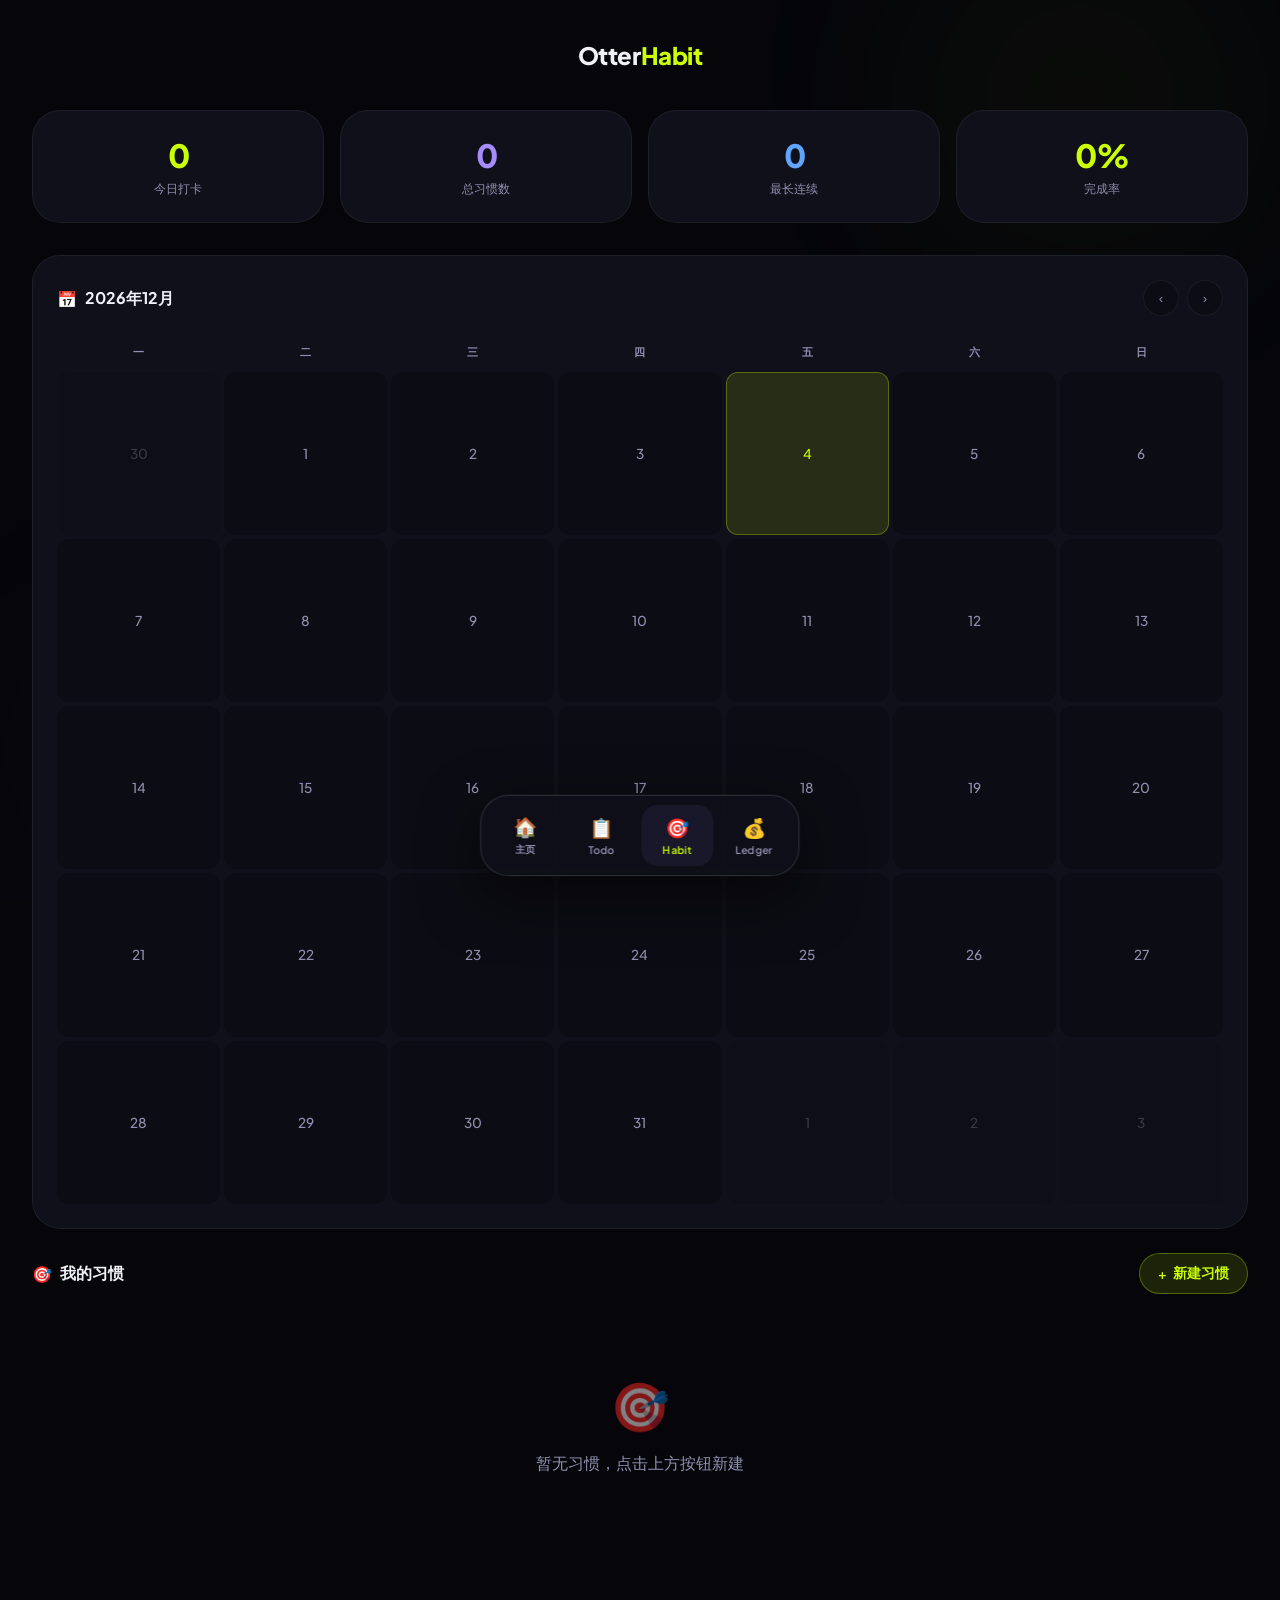
<file: app-habits.html>
<!DOCTYPE html>
<html lang="zh-CN">
<head>
  <meta charset="UTF-8">
  <meta name="viewport" content="width=device-width, initial-scale=1.0">
  <title>OtterHabit</title>
  <link rel="icon" href="data:image/svg+xml,<svg xmlns='http://www.w3.org/2000/svg' viewBox='0 0 100 100'><text y='.9em' font-size='90'>🦦</text></svg>">
  <link rel="preconnect" href="https://fonts.googleapis.com">
  <link rel="preconnect" href="https://fonts.gstatic.com" crossorigin>
  <link href="https://fonts.googleapis.com/css2?family=Plus+Jakarta+Sans:wght@300;400;500;600;700;800&display=swap" rel="stylesheet">
  <style>
    *, *::before, *::after { margin: 0; padding: 0; box-sizing: border-box; }

    :root {
      --bg-base: #05050A;
      --bg-surface: #0C0C14;
      --bg-card: #10101A;
      --bg-card-hover: #14141F;
      --bg-elevated: #18182A;
      --border: rgba(255,255,255,0.06);
      --border-strong: rgba(255,255,255,0.12);
      --border-accent: rgba(202,255,4,0.3);
      --accent-lime: #CAFF04;
      --accent-lime-dim: rgba(202,255,4,0.12);
      --accent-lime-glow: rgba(202,255,4,0.06);
      --accent-purple: #A78BFA;
      --accent-purple-dim: rgba(167,139,250,0.12);
      --accent-blue: #60A5FA;
      --text: #F0F0F8;
      --text-secondary: #9090B0;
      --text-tertiary: #5050708;
      --shadow-sm: 0 2px 8px rgba(0,0,0,0.4);
      --shadow-md: 0 8px 24px rgba(0,0,0,0.5);
      --shadow-lg: 0 20px 60px rgba(0,0,0,0.6);
      --radius-sm: 12px;
      --radius-md: 16px;
      --radius-lg: 20px;
      --radius-xl: 28px;
      --font: 'Plus Jakarta Sans', system-ui, sans-serif;
      --transition: all 0.25s cubic-bezier(0.4,0,0.2,1);
    }

    html { font-size: 16px; }
    body {
      font-family: var(--font);
      background: var(--bg-base);
      color: var(--text);
      min-height: 100vh;
      overflow-x: hidden;
    }

    /* ── Ambient background ── */
    .bg-ambient {
      position: fixed;
      inset: 0;
      pointer-events: none;
      z-index: 0;
      overflow: hidden;
    }
    .bg-orb {
      position: absolute;
      border-radius: 50%;
      filter: blur(100px);
      opacity: 0.4;
    }
    .bg-orb--lime {
      width: 600px; height: 600px;
      background: radial-gradient(circle, rgba(202,255,4,0.12) 0%, transparent 70%);
      top: -200px; right: -100px;
      animation: float 12s ease-in-out infinite;
    }
    .bg-orb--purple {
      width: 500px; height: 500px;
      background: radial-gradient(circle, rgba(167,139,250,0.1) 0%, transparent 70%);
      bottom: -100px; left: -100px;
      animation: float 16s ease-in-out infinite reverse;
    }
    @keyframes float {
      0%, 100% { transform: translate(0, 0) scale(1); }
      33% { transform: translate(30px, -30px) scale(1.05); }
      66% { transform: translate(-20px, 20px) scale(0.95); }
    }

    /* ── Layout ── */
    .layout {
      position: relative;
      z-index: 1;
      max-width: 1400px;
      margin: 0 auto;
      padding: 40px 32px 120px;
    }

    /* ── Logo ── */
    .logo-section {
      text-align: center;
      margin-bottom: 40px;
    }
    .logo-text {
      font-size: 1.5rem;
      font-weight: 800;
      color: var(--text);
      letter-spacing: -0.02em;
      text-decoration: none;
    }
    .logo-text span { color: var(--accent-lime); }

    /* ── Stats row ── */
    .stats-row {
      display: grid;
      grid-template-columns: repeat(4, 1fr);
      gap: 16px;
      margin-bottom: 32px;
    }
    .stat-card {
      background: var(--bg-card);
      border: 1px solid var(--border);
      border-radius: var(--radius-xl);
      padding: 24px;
      text-align: center;
    }
    .stat-card__value {
      font-size: 2rem;
      font-weight: 800;
      letter-spacing: -0.04em;
      margin-bottom: 6px;
    }
    .stat-card--lime .stat-card__value { color: var(--accent-lime); }
    .stat-card--purple .stat-card__value { color: var(--accent-purple); }
    .stat-card--blue .stat-card__value { color: var(--accent-blue); }
    .stat-card__label {
      font-size: 0.75rem;
      color: var(--text-secondary);
      font-weight: 500;
    }

    /* ── Calendar ── */
    .calendar-wrap {
      background: var(--bg-card);
      border: 1px solid var(--border);
      border-radius: var(--radius-xl);
      padding: 24px;
      margin-bottom: 24px;
    }
    .calendar-header {
      display: flex;
      align-items: center;
      justify-content: space-between;
      margin-bottom: 20px;
    }
    .calendar-title {
      font-size: 1rem;
      font-weight: 700;
      display: flex;
      align-items: center;
      gap: 8px;
    }
    .calendar-nav {
      display: flex;
      gap: 8px;
    }
    .calendar-nav__btn {
      width: 36px;
      height: 36px;
      border-radius: 50%;
      border: 1px solid var(--border);
      background: var(--bg-surface);
      color: var(--text-secondary);
      cursor: pointer;
      display: flex;
      align-items: center;
      justify-content: center;
      transition: var(--transition);
    }
    .calendar-nav__btn:hover { border-color: var(--border-strong); color: var(--text); }
    .calendar-grid {
      display: grid;
      grid-template-columns: repeat(7, 1fr);
      gap: 4px;
    }
    .calendar-day-label {
      text-align: center;
      font-size: 0.7rem;
      font-weight: 600;
      color: var(--text-secondary);
      padding: 8px 0;
    }
    .calendar-day {
      aspect-ratio: 1;
      border-radius: var(--radius-sm);
      display: flex;
      align-items: center;
      justify-content: center;
      font-size: 0.85rem;
      font-weight: 500;
      cursor: pointer;
      transition: var(--transition);
      background: var(--bg-surface);
      color: var(--text-secondary);
      border: 1px solid transparent;
    }
    .calendar-day:hover { border-color: var(--border-strong); }
    .calendar-day.today {
      background: var(--accent-lime-dim);
      color: var(--accent-lime);
      border-color: var(--border-accent);
    }
    .calendar-day.checked {
      background: var(--accent-lime);
      color: #05050A;
    }
    .calendar-day.other-month { opacity: 0.3; }

    /* ── Habits grid ── */
    .habits-header {
      display: flex;
      align-items: center;
      justify-content: space-between;
      margin-bottom: 20px;
    }
    .habits-title {
      font-size: 1rem;
      font-weight: 700;
      display: flex;
      align-items: center;
      gap: 8px;
    }
    .btn {
      padding: 10px 18px;
      border-radius: 50px;
      border: 1px solid var(--border);
      background: var(--bg-surface);
      color: var(--text-secondary);
      font-family: var(--font);
      font-size: 0.85rem;
      font-weight: 600;
      cursor: pointer;
      transition: var(--transition);
      display: flex;
      align-items: center;
      gap: 6px;
    }
    .btn:hover { border-color: var(--border-strong); color: var(--text); }
    .btn--primary {
      background: var(--accent-lime-dim);
      border-color: var(--border-accent);
      color: var(--accent-lime);
    }
    .btn--primary:hover { background: var(--accent-lime); color: #05050A; }

    .habits-grid {
      display: grid;
      grid-template-columns: repeat(auto-fill, minmax(280px, 1fr));
      gap: 16px;
    }
    .habit-card {
      background: var(--bg-card);
      border: 1px solid var(--border);
      border-radius: var(--radius-xl);
      padding: 24px;
      transition: var(--transition);
      cursor: pointer;
    }
    .habit-card:hover { border-color: var(--border-strong); transform: translateY(-2px); }
    .habit-card.checked { border-color: var(--border-accent); }
    .habit-card__header {
      display: flex;
      align-items: center;
      gap: 12px;
      margin-bottom: 16px;
    }
    .habit-card__icon {
      width: 48px;
      height: 48px;
      border-radius: var(--radius-md);
      background: var(--bg-elevated);
      display: flex;
      align-items: center;
      justify-content: center;
      font-size: 1.5rem;
    }
    .habit-card.checked .habit-card__icon { background: var(--accent-lime-dim); }
    .habit-card__name {
      font-size: 1rem;
      font-weight: 700;
    }
    .habit-card__streak {
      font-size: 0.75rem;
      color: var(--text-secondary);
      margin-top: 4px;
    }
    .habit-card__check {
      margin-left: auto;
      width: 32px;
      height: 32px;
      border-radius: 50%;
      border: 2px solid var(--border-strong);
      background: transparent;
      display: flex;
      align-items: center;
      justify-content: center;
      transition: var(--transition);
    }
    .habit-card.checked .habit-card__check {
      background: var(--accent-lime);
      border-color: var(--accent-lime);
    }
    .habit-card__check-icon { font-size: 0.9rem; color: #05050A; opacity: 0; }
    .habit-card.checked .habit-card__check-icon { opacity: 1; }
    .habit-card__progress {
      height: 4px;
      background: rgba(255,255,255,0.06);
      border-radius: 4px;
      overflow: hidden;
    }
    .habit-card__bar {
      height: 100%;
      background: var(--accent-lime);
      border-radius: 4px;
      transition: width 0.5s;
    }
    .habit-card__actions {
      display: flex;
      gap: 8px;
      margin-top: 16px;
    }
    .habit-card__btn {
      flex: 1;
      padding: 8px;
      border-radius: var(--radius-sm);
      border: 1px solid var(--border);
      background: var(--bg-surface);
      color: var(--text-secondary);
      font-size: 0.75rem;
      font-weight: 600;
      cursor: pointer;
      transition: var(--transition);
    }
    .habit-card__btn:hover { border-color: var(--border-strong); color: var(--text); }
    .habit-card__btn--check {
      background: var(--accent-lime-dim);
      border-color: var(--border-accent);
      color: var(--accent-lime);
    }
    .habit-card__btn--check:hover { background: var(--accent-lime); color: #05050A; }

    /* ── Modal ── */
    .modal-overlay {
      position: fixed;
      inset: 0;
      background: rgba(0,0,0,0.7);
      backdrop-filter: blur(8px);
      z-index: 300;
      display: none;
      align-items: center;
      justify-content: center;
      padding: 24px;
    }
    .modal-overlay.open { display: flex; }
    .modal {
      background: var(--bg-card);
      border: 1px solid var(--border-strong);
      border-radius: var(--radius-xl);
      padding: 32px;
      width: 100%;
      max-width: 480px;
      box-shadow: var(--shadow-lg);
    }
    .modal-header {
      display: flex;
      align-items: center;
      justify-content: space-between;
      margin-bottom: 24px;
    }
    .modal-title { font-size: 1.1rem; font-weight: 700; }
    .modal-close {
      width: 32px;
      height: 32px;
      border-radius: 50%;
      border: 1px solid var(--border);
      background: var(--bg-surface);
      color: var(--text-secondary);
      cursor: pointer;
      display: flex;
      align-items: center;
      justify-content: center;
      transition: var(--transition);
    }
    .modal-close:hover { border-color: var(--border-strong); color: var(--text); }
    .form-group { margin-bottom: 20px; }
    .form-label {
      display: block;
      font-size: 0.8rem;
      font-weight: 600;
      color: var(--text-secondary);
      margin-bottom: 8px;
    }
    .form-input {
      width: 100%;
      padding: 14px 16px;
      border-radius: var(--radius-md);
      border: 1px solid var(--border);
      background: var(--bg-surface);
      color: var(--text);
      font-family: var(--font);
      font-size: 0.9rem;
      transition: var(--transition);
    }
    .form-input:focus {
      outline: none;
      border-color: var(--accent-lime);
      box-shadow: 0 0 0 3px var(--accent-lime-glow);
    }
    .emoji-picker {
      display: flex;
      gap: 8px;
      flex-wrap: wrap;
    }
    .emoji-btn {
      width: 44px;
      height: 44px;
      border-radius: var(--radius-sm);
      border: 1px solid var(--border);
      background: var(--bg-surface);
      font-size: 1.3rem;
      cursor: pointer;
      transition: var(--transition);
    }
    .emoji-btn:hover { border-color: var(--border-strong); }
    .emoji-btn.active { border-color: var(--accent-lime); background: var(--accent-lime-dim); }
    .modal-actions {
      display: flex;
      gap: 12px;
      margin-top: 8px;
    }
    .modal-actions .btn { flex: 1; justify-content: center; }

    /* ── Bottom nav ── */
    .bottom-nav {
      position: fixed;
      bottom: 24px;
      left: 50%;
      transform: translateX(-50%);
      display: flex;
      align-items: center;
      gap: 4px;
      background: rgba(16,16,26,0.92);
      backdrop-filter: blur(24px);
      border: 1px solid var(--border-strong);
      border-radius: var(--radius-xl);
      padding: 8px;
      z-index: 200;
      box-shadow: var(--shadow-lg), 0 0 0 1px rgba(255,255,255,0.04);
    }
    .bottom-nav .nav-btn {
      display: flex;
      flex-direction: column;
      align-items: center;
      gap: 3px;
      padding: 10px 18px;
      border-radius: var(--radius-md);
      text-decoration: none;
      transition: var(--transition);
      min-width: 72px;
    }
    .bottom-nav .nav-btn:hover { background: var(--bg-card); }
    .bottom-nav .nav-btn.active { background: var(--bg-elevated); }
    .bottom-nav .nav-icon { font-size: 1.2rem; }
    .bottom-nav .nav-label { font-size: 0.65rem; font-weight: 600; color: var(--text-secondary); letter-spacing: 0.02em; }
    .bottom-nav .nav-btn.active .nav-label { color: var(--accent-lime); }



        /* ── Responsive ── */
    @media (max-width: 900px) {
      .stats-row { grid-template-columns: repeat(2, 1fr); }
    }
    @media (max-width: 640px) {
      .layout { padding: 24px 16px 120px; }
      .bottom-nav { width: calc(100% - 32px); justify-content: space-around; }
      .bottom-nav .nav-btn { min-width: unset; padding: 10px 14px; }
      .bottom-nav .nav-label { display: none; }
      .stats-row { grid-template-columns: 1fr 1fr; }
      .habits-grid { grid-template-columns: 1fr; }
    }
  </style>
</head>
<body>

<!-- Ambient background -->
<div class="bg-ambient">
  <div class="bg-orb bg-orb--lime"></div>
  <div class="bg-orb bg-orb--purple"></div>
</div>

<div class="layout">

  <!-- Logo -->
  <div class="logo-section">
    <a href="index.html" class="logo-text">Otter<span>Habit</span></a>
  </div>

  <!-- Stats -->
  <div class="stats-row">
    <div class="stat-card stat-card--lime">
      <div class="stat-card__value" id="statToday">0</div>
      <div class="stat-card__label">今日打卡</div>
    </div>
    <div class="stat-card stat-card--purple">
      <div class="stat-card__value" id="statTotal">0</div>
      <div class="stat-card__label">总习惯数</div>
    </div>
    <div class="stat-card stat-card--blue">
      <div class="stat-card__value" id="statStreak">0</div>
      <div class="stat-card__label">最长连续</div>
    </div>
    <div class="stat-card stat-card--lime">
      <div class="stat-card__value" id="statRate">0%</div>
      <div class="stat-card__label">完成率</div>
    </div>
  </div>

  <!-- Calendar -->
  <div class="calendar-wrap">
    <div class="calendar-header">
      <div class="calendar-title">
        <span>📅</span>
        <span id="calendarMonth">2026年4月</span>
      </div>
      <div class="calendar-nav">
        <button class="calendar-nav__btn" onclick="prevMonth()">‹</button>
        <button class="calendar-nav__btn" onclick="nextMonth()">›</button>
      </div>
    </div>
    <div class="calendar-grid" id="calendarGrid"></div>
  </div>

  <!-- Habits -->
  <div class="habits-header">
    <div class="habits-title">
      <span>🎯</span>
      <span>我的习惯</span>
    </div>
    <button class="btn btn--primary" onclick="openAdd()">
      <span>+</span> 新建习惯
    </button>
  </div>
  <div class="habits-grid" id="habitsGrid"></div>

</div>

<!-- Bottom Nav -->
<div class="bottom-nav">
  <a href="index.html" class="nav-btn">
    <span class="nav-icon">🏠</span>
    <span class="nav-label">主页</span>
  </a>
  <a href="app-todo.html" class="nav-btn">
    <span class="nav-icon">📋</span>
    <span class="nav-label">Todo</span>
  </a>
  <a href="app-habits.html" class="nav-btn active">
    <span class="nav-icon">🎯</span>
    <span class="nav-label">Habit</span>
  </a>
  <a href="app-ledger.html" class="nav-btn">
    <span class="nav-icon">💰</span>
    <span class="nav-label">Ledger</span>
  </a>
<div class="modal-overlay" id="addModal">
  <div class="modal">
    <div class="modal-header">
      <div class="modal-title">新建习惯
</div>
      <button class="modal-close" onclick="closeAdd()">✕</button>
    </div>
    <div class="form-group">
      <label class="form-label">习惯名称</label>
      <input type="text" class="form-input" id="inputName" placeholder="例如：晨跑、阅读...">
    </div>
    <div class="form-group">
      <label class="form-label">图标</label>
      <div class="emoji-picker" id="emojiPicker"></div>
    </div>
    <div class="modal-actions">
      <button class="btn" onclick="closeAdd()">取消</button>
      <button class="btn btn--primary" onclick="saveHabit()">保存</button>
    </div>
  </div>
</div>

<script>
const STORE_KEY = 'otter-habits';
const EMOJIS = ['🏃','📖','💪','🧘','💧','🛌','🎨','🎵','✍️','🌱','🍳','🧹'];
let habits = [];
let checkins = {};
let viewDate = new Date();
let selectedEmoji = EMOJIS[0];

function load() {
  const data = localStorage.getItem(STORE_KEY);
  if (data) {
    const parsed = JSON.parse(data);
    habits = parsed.habits || [];
    checkins = parsed.checkins || {};
  }
  render();
}

function save() {
  localStorage.setItem(STORE_KEY, JSON.stringify({ habits, checkins }));
}

function getToday() {
  return new Date().toISOString().split('T')[0];
}

function isChecked(habitId, date) {
  return (checkins[date] || []).includes(habitId);
}

function toggleCheck(habitId) {
  const today = getToday();
  if (!checkins[today]) checkins[today] = [];
  const idx = checkins[today].indexOf(habitId);
  if (idx >= 0) checkins[today].splice(idx, 1);
  else checkins[today].push(habitId);
  save();
  render();
}

function getStreak(habitId) {
  let streak = 0;
  let d = new Date();
  for (let i = 0; i < 365; i++) {
    const ds = new Date(d);
    ds.setDate(ds.getDate() - i);
    const dsStr = ds.toISOString().split('T')[0];
    if (isChecked(habitId, dsStr)) streak++;
    else if (i > 0) break;
  }
  return streak;
}

function render() {
  const today = getToday();
  const todayCheckins = checkins[today] || [];

  // Stats
  document.getElementById('statToday').textContent = todayCheckins.length;
  document.getElementById('statTotal').textContent = habits.length;
  let maxStreak = 0;
  habits.forEach(h => { const s = getStreak(h.id); if (s > maxStreak) maxStreak = s; });
  document.getElementById('statStreak').textContent = maxStreak;
  const rate = habits.length ? Math.round(todayCheckins.length / habits.length * 100) : 0;
  document.getElementById('statRate').textContent = rate + '%';

  // Calendar
  renderCalendar();

  // Habits grid
  const grid = document.getElementById('habitsGrid');
  if (habits.length === 0) {
    grid.innerHTML = `
      <div style="grid-column:1/-1;text-align:center;padding:60px;color:var(--text-secondary)">
        <div style="font-size:3rem;margin-bottom:16px;opacity:0.5">🎯</div>
        <div>暂无习惯，点击上方按钮新建</div>
      </div>
    `;
    return;
  }
  grid.innerHTML = habits.map(h => {
    const checked = isChecked(h.id, today);
    const streak = getStreak(h.id);
    return `
      <div class="habit-card ${checked ? 'checked' : ''}">
        <div class="habit-card__header">
          <div class="habit-card__icon">${h.emoji}</div>
          <div>
            <div class="habit-card__name">${escapeHtml(h.name)}</div>
            <div class="habit-card__streak">🔥 连续 ${streak} 天</div>
          </div>
          <div class="habit-card__check">
            <span class="habit-card__check-icon">✓</span>
          </div>
        </div>
        <div class="habit-card__progress">
          <div class="habit-card__bar" style="width:${Math.min(100, streak * 5)}%"></div>
        </div>
        <div class="habit-card__actions">
          <button class="habit-card__btn habit-card__btn--check" onclick="toggleCheck('${h.id}')">
            ${checked ? '取消打卡' : '打卡'}
          </button>
          <button class="habit-card__btn" onclick="deleteHabit('${h.id}')">删除</button>
        </div>
      </div>
    `;
  }).join('');
}

function renderCalendar() {
  const grid = document.getElementById('calendarGrid');
  const year = viewDate.getFullYear();
  const month = viewDate.getMonth();
  document.getElementById('calendarMonth').textContent = `${year}年${month + 1}月`;

  const firstDay = new Date(year, month, 1);
  const lastDay = new Date(year, month + 1, 0);
  const startDayOfWeek = firstDay.getDay() || 7;
  const today = new Date();
  const todayStr = today.toISOString().split('T')[0];

  let html = '';
  ['一','二','三','四','五','六','日'].forEach(d => {
    html += `<div class="calendar-day-label">${d}</div>`;
  });

  // Previous month days
  for (let i = 1; i < startDayOfWeek; i++) {
    const d = new Date(year, month, 1 - (startDayOfWeek - i));
    html += `<div class="calendar-day other-month">${d.getDate()}</div>`;
  }

  // Current month days
  for (let d = 1; d <= lastDay.getDate(); d++) {
    const dateStr = `${year}-${String(month + 1).padStart(2, '0')}-${String(d).padStart(2, '0')}`;
    const dayCheckins = checkins[dateStr] || [];
    const isToday = dateStr === todayStr;
    const classes = ['calendar-day'];
    if (isToday) classes.push('today');
    if (dayCheckins.length > 0) classes.push('checked');
    html += `<div class="${classes.join(' ')}" data-date="${dateStr}">${d}</div>`;
  }

  // Next month days
  const endDayOfWeek = lastDay.getDay() || 7;
  for (let i = endDayOfWeek + 1; i <= 7; i++) {
    const d = new Date(year, month + 1, i - endDayOfWeek);
    html += `<div class="calendar-day other-month">${d.getDate()}</div>`;
  }

  grid.innerHTML = html;
}

function prevMonth() {
  viewDate.setMonth(viewDate.getMonth() - 1);
  render();
}

function nextMonth() {
  viewDate.setMonth(viewDate.getMonth() + 1);
  render();
}

function escapeHtml(s) {
  return s.replace(/&/g,'&amp;').replace(/</g,'&lt;').replace(/>/g,'&gt;');
}

function openAdd() {
  document.getElementById('addModal').classList.add('open');
  document.getElementById('inputName').value = '';
  selectedEmoji = EMOJIS[0];
  renderEmojiPicker();
  document.getElementById('inputName').focus();
}

function closeAdd() {
  document.getElementById('addModal').classList.remove('open');
}

function renderEmojiPicker() {
  document.getElementById('emojiPicker').innerHTML = EMOJIS.map(e =>
    `<button class="emoji-btn ${e === selectedEmoji ? 'active' : ''}" onclick="selectEmoji('${e}')">${e}</button>`
  ).join('');
}

function selectEmoji(e) {
  selectedEmoji = e;
  renderEmojiPicker();
}

function saveHabit() {
  const name = document.getElementById('inputName').value.trim();
  if (!name) return;
  habits.push({
    id: Date.now().toString(36) + Math.random().toString(36).slice(2),
    name,
    emoji: selectedEmoji
  });
  save();
  render();
  closeAdd();
}

function deleteHabit(id) {
  if (!confirm('确定删除该习惯？')) return;
  habits = habits.filter(h => h.id !== id);
  save();
  render();
}

load();
</script>

    <script>
    // Sync ring: listen to core sync events
    (function() {
      function updateRing(cls) {
        const ring = document.getElementById('syncRing');
        if (ring) {
          ring.className = 'user-avatar-ring ' + (cls || '');
        }
      }
      if (typeof OtterHub !== 'undefined') {
        OtterHub.addSyncListener(function(status) {
          if (status === 'syncing') updateRing('syncing');
          else if (status === 'synced') updateRing('synced');
          else if (status === 'error') updateRing('error');
          else updateRing('');
        });
      }
    })();
    </script>



<script>
window.addEventListener('DOMContentLoaded', function() {
  if (typeof OtterHub !== 'undefined') {
    OtterHub.init().catch(function(e) { console.warn('[app] init error', e); });
  }
});
</script>

</body>
</html>
</file>
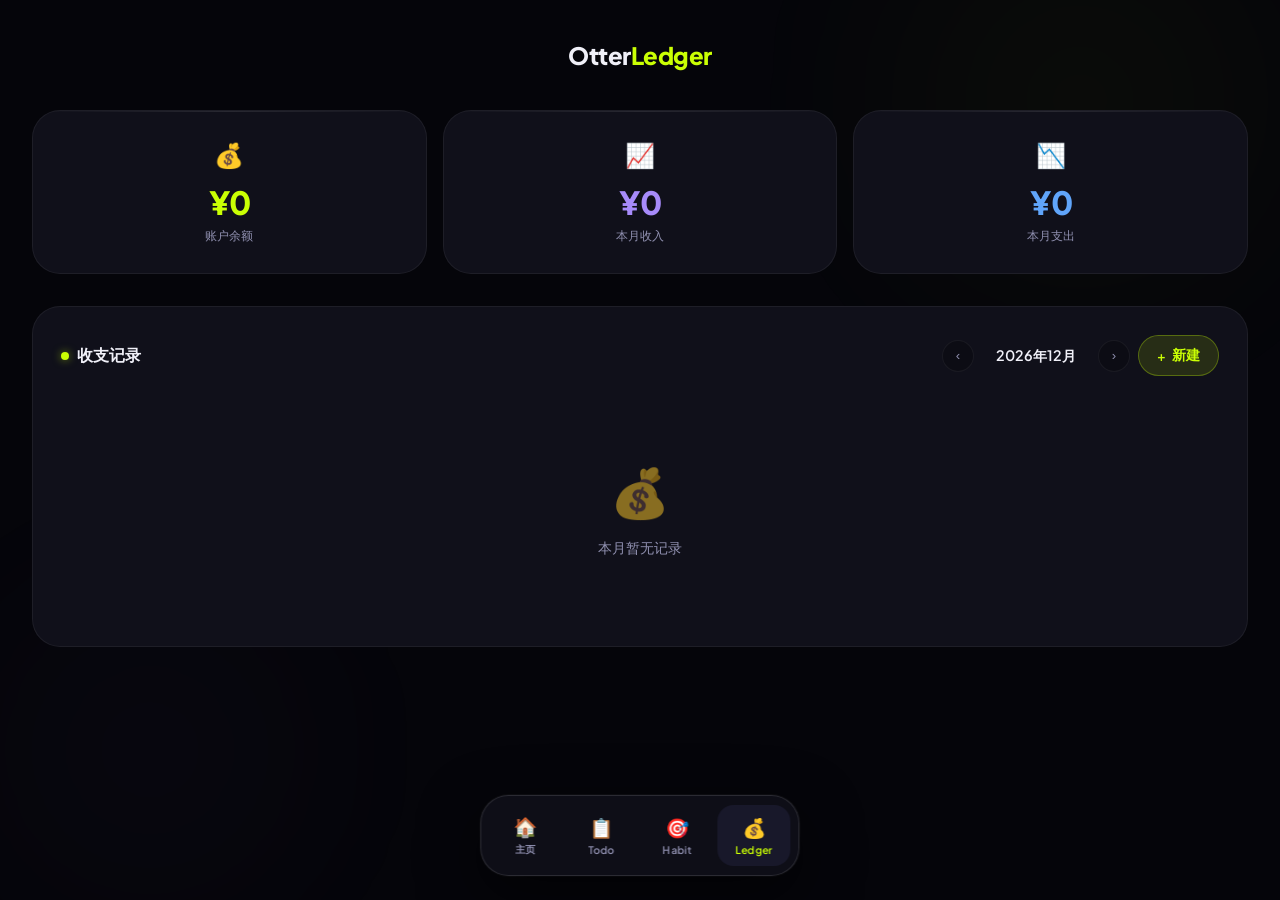
<file: app-ledger.html>
<!DOCTYPE html>
<html lang="zh-CN">
<head>
  <meta charset="UTF-8">
  <meta name="viewport" content="width=device-width, initial-scale=1.0">
  <title>OtterLedger</title>
  <link rel="icon" href="data:image/svg+xml,<svg xmlns='http://www.w3.org/2000/svg' viewBox='0 0 100 100'><text y='.9em' font-size='90'>🦦</text></svg>">
  <link rel="preconnect" href="https://fonts.googleapis.com">
  <link rel="preconnect" href="https://fonts.gstatic.com" crossorigin>
  <link href="https://fonts.googleapis.com/css2?family=Plus+Jakarta+Sans:wght@300;400;500;600;700;800&display=swap" rel="stylesheet">
  <style>
    *, *::before, *::after { margin: 0; padding: 0; box-sizing: border-box; }

    :root {
      --bg-base: #05050A;
      --bg-surface: #0C0C14;
      --bg-card: #10101A;
      --bg-card-hover: #14141F;
      --bg-elevated: #18182A;
      --border: rgba(255,255,255,0.06);
      --border-strong: rgba(255,255,255,0.12);
      --border-accent: rgba(202,255,4,0.3);
      --accent-lime: #CAFF04;
      --accent-lime-dim: rgba(202,255,4,0.12);
      --accent-lime-glow: rgba(202,255,4,0.06);
      --accent-purple: #A78BFA;
      --accent-purple-dim: rgba(167,139,250,0.12);
      --accent-blue: #60A5FA;
      --text: #F0F0F8;
      --text-secondary: #9090B0;
      --text-tertiary: #5050708;
      --shadow-sm: 0 2px 8px rgba(0,0,0,0.4);
      --shadow-md: 0 8px 24px rgba(0,0,0,0.5);
      --shadow-lg: 0 20px 60px rgba(0,0,0,0.6);
      --radius-sm: 12px;
      --radius-md: 16px;
      --radius-lg: 20px;
      --radius-xl: 28px;
      --font: 'Plus Jakarta Sans', system-ui, sans-serif;
      --transition: all 0.25s cubic-bezier(0.4,0,0.2,1);
    }

    html { font-size: 16px; }
    body {
      font-family: var(--font);
      background: var(--bg-base);
      color: var(--text);
      min-height: 100vh;
      overflow-x: hidden;
    }

    /* ── Ambient background ── */
    .bg-ambient {
      position: fixed;
      inset: 0;
      pointer-events: none;
      z-index: 0;
      overflow: hidden;
    }
    .bg-orb {
      position: absolute;
      border-radius: 50%;
      filter: blur(100px);
      opacity: 0.4;
    }
    .bg-orb--lime {
      width: 600px; height: 600px;
      background: radial-gradient(circle, rgba(202,255,4,0.12) 0%, transparent 70%);
      top: -200px; right: -100px;
      animation: float 12s ease-in-out infinite;
    }
    .bg-orb--purple {
      width: 500px; height: 500px;
      background: radial-gradient(circle, rgba(167,139,250,0.1) 0%, transparent 70%);
      bottom: -100px; left: -100px;
      animation: float 16s ease-in-out infinite reverse;
    }
    @keyframes float {
      0%, 100% { transform: translate(0, 0) scale(1); }
      33% { transform: translate(30px, -30px) scale(1.05); }
      66% { transform: translate(-20px, 20px) scale(0.95); }
    }

    /* ── Layout ── */
    .layout {
      position: relative;
      z-index: 1;
      max-width: 1400px;
      margin: 0 auto;
      padding: 40px 32px 120px;
    }

    /* ── Logo ── */
    .logo-section {
      text-align: center;
      margin-bottom: 40px;
    }
    .logo-text {
      font-size: 1.5rem;
      font-weight: 800;
      color: var(--text);
      letter-spacing: -0.02em;
      text-decoration: none;
    }
    .logo-text span { color: var(--accent-lime); }

    /* ── Balance cards ── */
    .balance-row {
      display: grid;
      grid-template-columns: repeat(3, 1fr);
      gap: 16px;
      margin-bottom: 32px;
    }
    .balance-card {
      background: var(--bg-card);
      border: 1px solid var(--border);
      border-radius: var(--radius-xl);
      padding: 28px;
      text-align: center;
      position: relative;
      overflow: hidden;
    }
    .balance-card::before {
      content: '';
      position: absolute;
      top: 0; left: 0; right: 0;
      height: 1px;
      background: linear-gradient(90deg, transparent, rgba(255,255,255,0.1), transparent);
    }
    .balance-card__icon {
      font-size: 1.5rem;
      margin-bottom: 12px;
    }
    .balance-card__value {
      font-size: 2rem;
      font-weight: 800;
      letter-spacing: -0.04em;
      margin-bottom: 6px;
    }
    .balance-card--lime .balance-card__value { color: var(--accent-lime); }
    .balance-card--purple .balance-card__value { color: var(--accent-purple); }
    .balance-card--blue .balance-card__value { color: var(--accent-blue); }
    .balance-card__label {
      font-size: 0.75rem;
      color: var(--text-secondary);
      font-weight: 500;
    }

    /* ── Main card ── */
    .main-card {
      background: var(--bg-card);
      border: 1px solid var(--border);
      border-radius: var(--radius-xl);
      padding: 28px;
    }
    .card-header {
      display: flex;
      align-items: center;
      justify-content: space-between;
      margin-bottom: 24px;
    }
    .card-title {
      font-size: 1rem;
      font-weight: 700;
      display: flex;
      align-items: center;
      gap: 8px;
    }
    .card-title__dot {
      width: 8px;
      height: 8px;
      border-radius: 50%;
      background: var(--accent-lime);
      box-shadow: 0 0 8px rgba(202,255,4,0.5);
    }
    .card-actions { display: flex; gap: 8px; align-items: center; }
    .btn {
      padding: 10px 18px;
      border-radius: 50px;
      border: 1px solid var(--border);
      background: var(--bg-surface);
      color: var(--text-secondary);
      font-family: var(--font);
      font-size: 0.85rem;
      font-weight: 600;
      cursor: pointer;
      transition: var(--transition);
      display: flex;
      align-items: center;
      gap: 6px;
    }
    .btn:hover { border-color: var(--border-strong); color: var(--text); }
    .btn--primary {
      background: var(--accent-lime-dim);
      border-color: var(--border-accent);
      color: var(--accent-lime);
    }
    .btn--primary:hover { background: var(--accent-lime); color: #05050A; }
    .month-nav {
      display: flex;
      align-items: center;
      gap: 12px;
    }
    .month-nav__btn {
      width: 32px;
      height: 32px;
      border-radius: 50%;
      border: 1px solid var(--border);
      background: var(--bg-surface);
      color: var(--text-secondary);
      cursor: pointer;
      display: flex;
      align-items: center;
      justify-content: center;
      transition: var(--transition);
    }
    .month-nav__btn:hover { border-color: var(--border-strong); color: var(--text); }
    .month-nav__label {
      font-size: 0.9rem;
      font-weight: 600;
      min-width: 100px;
      text-align: center;
    }

    /* ── Record list ── */
    .record-list { display: flex; flex-direction: column; gap: 8px; }
    .record-item {
      display: flex;
      align-items: center;
      gap: 14px;
      padding: 16px;
      border-radius: var(--radius-md);
      background: var(--bg-surface);
      border: 1px solid var(--border);
      transition: var(--transition);
    }
    .record-item:hover { border-color: var(--border-strong); background: var(--bg-card-hover); }
    .record-item__icon {
      width: 44px;
      height: 44px;
      border-radius: var(--radius-md);
      display: flex;
      align-items: center;
      justify-content: center;
      font-size: 1.2rem;
    }
    .record-item--expense .record-item__icon { background: rgba(248,113,113,0.12); }
    .record-item--income .record-item__icon { background: var(--accent-lime-dim); }
    .record-item__body { flex: 1; min-width: 0; }
    .record-item__category {
      font-size: 0.9rem;
      font-weight: 600;
    }
    .record-item__note {
      font-size: 0.75rem;
      color: var(--text-secondary);
      margin-top: 4px;
      overflow: hidden;
      text-overflow: ellipsis;
      white-space: nowrap;
    }
    .record-item__amount {
      font-size: 1rem;
      font-weight: 700;
    }
    .record-item--expense .record-item__amount { color: #F87171; }
    .record-item--income .record-item__amount { color: var(--accent-lime); }
    .record-item__date {
      font-size: 0.7rem;
      color: var(--text-secondary);
      margin-top: 4px;
    }
    .record-item__delete {
      opacity: 0;
      padding: 6px;
      border-radius: 6px;
      background: transparent;
      border: none;
      color: var(--text-secondary);
      cursor: pointer;
      transition: var(--transition);
    }
    .record-item:hover .record-item__delete { opacity: 1; }
    .record-item__delete:hover { background: rgba(248,113,113,0.15); color: #F87171; }

    /* ── Empty state ── */
    .empty-state {
      text-align: center;
      padding: 60px 20px;
      color: var(--text-secondary);
    }
    .empty-state__icon { font-size: 3rem; margin-bottom: 16px; opacity: 0.5; }
    .empty-state__text { font-size: 0.9rem; }

    /* ── Modal ── */
    .modal-overlay {
      position: fixed;
      inset: 0;
      background: rgba(0,0,0,0.7);
      backdrop-filter: blur(8px);
      z-index: 300;
      display: none;
      align-items: center;
      justify-content: center;
      padding: 24px;
    }
    .modal-overlay.open { display: flex; }
    .modal {
      background: var(--bg-card);
      border: 1px solid var(--border-strong);
      border-radius: var(--radius-xl);
      padding: 32px;
      width: 100%;
      max-width: 480px;
      box-shadow: var(--shadow-lg);
    }
    .modal-header {
      display: flex;
      align-items: center;
      justify-content: space-between;
      margin-bottom: 24px;
    }
    .modal-title { font-size: 1.1rem; font-weight: 700; }
    .modal-close {
      width: 32px;
      height: 32px;
      border-radius: 50%;
      border: 1px solid var(--border);
      background: var(--bg-surface);
      color: var(--text-secondary);
      cursor: pointer;
      display: flex;
      align-items: center;
      justify-content: center;
      transition: var(--transition);
    }
    .modal-close:hover { border-color: var(--border-strong); color: var(--text); }
    .form-group { margin-bottom: 20px; }
    .form-label {
      display: block;
      font-size: 0.8rem;
      font-weight: 600;
      color: var(--text-secondary);
      margin-bottom: 8px;
    }
    .form-input {
      width: 100%;
      padding: 14px 16px;
      border-radius: var(--radius-md);
      border: 1px solid var(--border);
      background: var(--bg-surface);
      color: var(--text);
      font-family: var(--font);
      font-size: 0.9rem;
      transition: var(--transition);
    }
    .form-input:focus {
      outline: none;
      border-color: var(--accent-lime);
      box-shadow: 0 0 0 3px var(--accent-lime-glow);
    }
    .form-select {
      width: 100%;
      padding: 14px 16px;
      border-radius: var(--radius-md);
      border: 1px solid var(--border);
      background: var(--bg-surface);
      color: var(--text);
      font-family: var(--font);
      font-size: 0.9rem;
      cursor: pointer;
      transition: var(--transition);
    }
    .form-select:focus {
      outline: none;
      border-color: var(--accent-lime);
    }
    .type-toggle {
      display: flex;
      gap: 8px;
    }
    .type-toggle__btn {
      flex: 1;
      padding: 12px;
      border-radius: var(--radius-md);
      border: 1px solid var(--border);
      background: var(--bg-surface);
      color: var(--text-secondary);
      font-family: var(--font);
      font-size: 0.85rem;
      font-weight: 600;
      cursor: pointer;
      transition: var(--transition);
    }
    .type-toggle__btn:hover { border-color: var(--border-strong); }
    .type-toggle__btn.active--expense { background: rgba(248,113,113,0.12); border-color: rgba(248,113,113,0.3); color: #F87171; }
    .type-toggle__btn.active--income { background: var(--accent-lime-dim); border-color: var(--border-accent); color: var(--accent-lime); }
    .modal-actions {
      display: flex;
      gap: 12px;
      margin-top: 8px;
    }
    .modal-actions .btn { flex: 1; justify-content: center; }

    /* ── Bottom nav ── */
    .bottom-nav {
      position: fixed;
      bottom: 24px;
      left: 50%;
      transform: translateX(-50%);
      display: flex;
      align-items: center;
      gap: 4px;
      background: rgba(16,16,26,0.92);
      backdrop-filter: blur(24px);
      border: 1px solid var(--border-strong);
      border-radius: var(--radius-xl);
      padding: 8px;
      z-index: 200;
      box-shadow: var(--shadow-lg), 0 0 0 1px rgba(255,255,255,0.04);
    }
    .bottom-nav .nav-btn {
      display: flex;
      flex-direction: column;
      align-items: center;
      gap: 3px;
      padding: 10px 18px;
      border-radius: var(--radius-md);
      text-decoration: none;
      transition: var(--transition);
      min-width: 72px;
    }
    .bottom-nav .nav-btn:hover { background: var(--bg-card); }
    .bottom-nav .nav-btn.active { background: var(--bg-elevated); }
    .bottom-nav .nav-icon { font-size: 1.2rem; }
    .bottom-nav .nav-label { font-size: 0.65rem; font-weight: 600; color: var(--text-secondary); letter-spacing: 0.02em; }
    .bottom-nav .nav-btn.active .nav-label { color: var(--accent-lime); }



        /* ── Responsive ── */
    @media (max-width: 900px) {
      .balance-row { grid-template-columns: 1fr; }
    }
    @media (max-width: 640px) {
      .layout { padding: 24px 16px 120px; }
      .bottom-nav { width: calc(100% - 32px); justify-content: space-around; }
      .bottom-nav .nav-btn { min-width: unset; padding: 10px 14px; }
      .bottom-nav .nav-label { display: none; }
      .main-card { padding: 20px; }
    }
  </style>
</head>
<body>

<!-- Ambient background -->
<div class="bg-ambient">
  <div class="bg-orb bg-orb--lime"></div>
  <div class="bg-orb bg-orb--purple"></div>
</div>

<div class="layout">

  <!-- Logo -->
  <div class="logo-section">
    <a href="index.html" class="logo-text">Otter<span>Ledger</span></a>
  </div>

  <!-- Balance cards -->
  <div class="balance-row">
    <div class="balance-card balance-card--lime">
      <div class="balance-card__icon">💰</div>
      <div class="balance-card__value" id="balanceValue">¥0</div>
      <div class="balance-card__label">账户余额</div>
    </div>
    <div class="balance-card balance-card--purple">
      <div class="balance-card__icon">📈</div>
      <div class="balance-card__value" id="incomeValue">¥0</div>
      <div class="balance-card__label">本月收入</div>
    </div>
    <div class="balance-card balance-card--blue">
      <div class="balance-card__icon">📉</div>
      <div class="balance-card__value" id="expenseValue">¥0</div>
      <div class="balance-card__label">本月支出</div>
    </div>
  </div>

  <!-- Main card -->
  <div class="main-card">
    <div class="card-header">
      <div class="card-title">
        <div class="card-title__dot"></div>
        <span>收支记录</span>
      </div>
      <div class="card-actions">
        <div class="month-nav">
          <button class="month-nav__btn" onclick="prevMonth()">‹</button>
          <span class="month-nav__label" id="monthLabel">2026年4月</span>
          <button class="month-nav__btn" onclick="nextMonth()">›</button>
        </div>
        <button class="btn btn--primary" onclick="openAdd()">
          <span>+</span> 新建
        </button>
      </div>
    </div>
    <div class="record-list" id="recordList"></div>
  </div>

</div>

<!-- Bottom Nav -->
<div class="bottom-nav">
  <a href="index.html" class="nav-btn">
    <span class="nav-icon">🏠</span>
    <span class="nav-label">主页</span>
  </a>
  <a href="app-todo.html" class="nav-btn">
    <span class="nav-icon">📋</span>
    <span class="nav-label">Todo</span>
  </a>
  <a href="app-habits.html" class="nav-btn">
    <span class="nav-icon">🎯</span>
    <span class="nav-label">Habit</span>
  </a>
  <a href="app-ledger.html" class="nav-btn active">
    <span class="nav-icon">💰</span>
    <span class="nav-label">Ledger</span>
  </a>
<div class="modal-overlay" id="addModal">
  <div class="modal">
    <div class="modal-header">
      <div class="modal-title">新建记录
</div>
      <button class="modal-close" onclick="closeAdd()">✕</button>
    </div>
    <div class="form-group">
      <label class="form-label">类型</label>
      <div class="type-toggle">
        <button class="type-toggle__btn active--expense" id="typeExpense" onclick="setType('expense')">💸 支出</button>
        <button class="type-toggle__btn" id="typeIncome" onclick="setType('income')">💵 收入</button>
      </div>
    </div>
    <div class="form-group">
      <label class="form-label">金额</label>
      <input type="number" class="form-input" id="inputAmount" placeholder="0.00" step="0.01">
    </div>
    <div class="form-group">
      <label class="form-label">分类</label>
      <select class="form-select" id="inputCategory"></select>
    </div>
    <div class="form-group">
      <label class="form-label">备注</label>
      <input type="text" class="form-input" id="inputNote" placeholder="可选备注...">
    </div>
    <div class="modal-actions">
      <button class="btn" onclick="closeAdd()">取消</button>
      <button class="btn btn--primary" onclick="saveRecord()">保存</button>
    </div>
  </div>
</div>

<script>
const STORE_KEY = 'otter-ledger';
const EXPENSE_CATS = ['🍜 餐饮','🛒 购物','🚗 交通','🏠 住房','💊 医疗','🎮 娱乐','📚 教育','💄 美妆','☕ 咖啡','✈️ 旅行','🎁 礼物','📦 其他'];
const INCOME_CATS = ['💰 工资','💼 奖金','📈 投资','🎁 红包','💵 兼职','📦 其他'];

let records = [];
let viewDate = new Date();
let recordType = 'expense';

function load() {
  const data = localStorage.getItem(STORE_KEY);
  records = data ? JSON.parse(data).records : [];
  render();
}

function save() {
  localStorage.setItem(STORE_KEY, JSON.stringify({ records }));
}

function formatMoney(n) {
  return '¥' + n.toLocaleString('zh-CN', { minimumFractionDigits: 0, maximumFractionDigits: 2 });
}

function render() {
  const year = viewDate.getFullYear();
  const month = viewDate.getMonth();
  document.getElementById('monthLabel').textContent = `${year}年${month + 1}月`;

  // Filter records for this month
  const monthRecords = records.filter(r => {
    const d = new Date(r.date);
    return d.getFullYear() === year && d.getMonth() === month;
  });

  // Calculate totals
  let income = 0, expense = 0;
  monthRecords.forEach(r => {
    if (r.type === 'income') income += r.amount;
    else expense += r.amount;
  });
  const balance = records.reduce((sum, r) => sum + (r.type === 'income' ? r.amount : -r.amount), 0);

  document.getElementById('balanceValue').textContent = formatMoney(balance);
  document.getElementById('incomeValue').textContent = formatMoney(income);
  document.getElementById('expenseValue').textContent = formatMoney(expense);

  // Render list
  const list = document.getElementById('recordList');
  if (monthRecords.length === 0) {
    list.innerHTML = `
      <div class="empty-state">
        <div class="empty-state__icon">💰</div>
        <div class="empty-state__text">本月暂无记录</div>
      </div>
    `;
    return;
  }

  // Sort by date desc
  monthRecords.sort((a, b) => new Date(b.date) - new Date(a.date));

  list.innerHTML = monthRecords.map(r => `
    <div class="record-item record-item--${r.type}">
      <div class="record-item__icon">${r.category.split(' ')[0]}</div>
      <div class="record-item__body">
        <div class="record-item__category">${r.category.split(' ').slice(1).join(' ')}</div>
        <div class="record-item__note">${r.note || '—'}</div>
      </div>
      <div style="text-align:right">
        <div class="record-item__amount">${r.type === 'income' ? '+' : '-'}${formatMoney(r.amount)}</div>
        <div class="record-item__date">${r.date}</div>
      </div>
      <button class="record-item__delete" onclick="del('${r.id}')">🗑</button>
    </div>
  `).join('');
}

function prevMonth() {
  viewDate.setMonth(viewDate.getMonth() - 1);
  render();
}

function nextMonth() {
  viewDate.setMonth(viewDate.getMonth() + 1);
  render();
}

function openAdd() {
  document.getElementById('addModal').classList.add('open');
  document.getElementById('inputAmount').value = '';
  document.getElementById('inputNote').value = '';
  recordType = 'expense';
  updateTypeUI();
  updateCategoryOptions();
  document.getElementById('inputAmount').focus();
}

function closeAdd() {
  document.getElementById('addModal').classList.remove('open');
}

function setType(t) {
  recordType = t;
  updateTypeUI();
  updateCategoryOptions();
}

function updateTypeUI() {
  document.getElementById('typeExpense').className = 'type-toggle__btn' + (recordType === 'expense' ? ' active--expense' : '');
  document.getElementById('typeIncome').className = 'type-toggle__btn' + (recordType === 'income' ? ' active--income' : '');
}

function updateCategoryOptions() {
  const cats = recordType === 'expense' ? EXPENSE_CATS : INCOME_CATS;
  document.getElementById('inputCategory').innerHTML = cats.map(c =>
    `<option value="${c}">${c}</option>`
  ).join('');
}

function saveRecord() {
  const amount = parseFloat(document.getElementById('inputAmount').value);
  if (!amount || amount <= 0) return alert('请输入有效金额');
  const category = document.getElementById('inputCategory').value;
  const note = document.getElementById('inputNote').value.trim();
  records.push({
    id: Date.now().toString(36) + Math.random().toString(36).slice(2),
    type: recordType,
    amount,
    category,
    note,
    date: new Date().toISOString().split('T')[0]
  });
  save();
  render();
  closeAdd();
}

function del(id) {
  records = records.filter(r => r.id !== id);
  save();
  render();
}

load();
</script>

    <script>
    // Sync ring: listen to core sync events
    (function() {
      function updateRing(cls) {
        const ring = document.getElementById('syncRing');
        if (ring) {
          ring.className = 'user-avatar-ring ' + (cls || '');
        }
      }
      if (typeof OtterHub !== 'undefined') {
        OtterHub.addSyncListener(function(status) {
          if (status === 'syncing') updateRing('syncing');
          else if (status === 'synced') updateRing('synced');
          else if (status === 'error') updateRing('error');
          else updateRing('');
        });
      }
    })();
    </script>



<script>
window.addEventListener('DOMContentLoaded', function() {
  if (typeof OtterHub !== 'undefined') {
    OtterHub.init().catch(function(e) { console.warn('[app] init error', e); });
  }
});
</script>

</body>
</html>
</file>
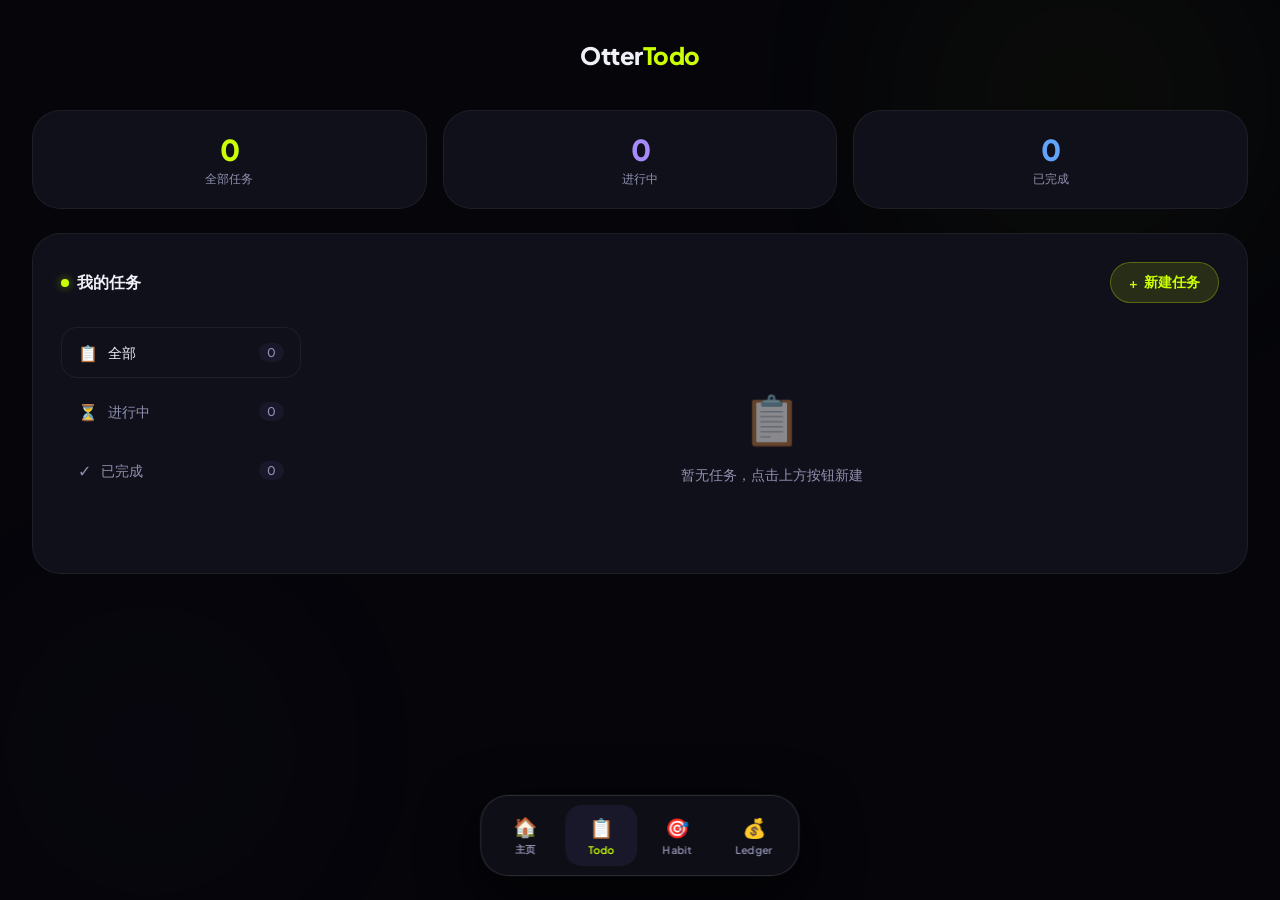
<file: app-todo.html>
<!DOCTYPE html>
<html lang="zh-CN">
<head>
  <meta charset="UTF-8">
  <meta name="viewport" content="width=device-width, initial-scale=1.0">
  <title>OtterTodo</title>
  <link rel="icon" href="data:image/svg+xml,<svg xmlns='http://www.w3.org/2000/svg' viewBox='0 0 100 100'><text y='.9em' font-size='90'>🦦</text></svg>">
  <link rel="preconnect" href="https://fonts.googleapis.com">
  <link rel="preconnect" href="https://fonts.gstatic.com" crossorigin>
  <link href="https://fonts.googleapis.com/css2?family=Plus+Jakarta+Sans:wght@300;400;500;600;700;800&display=swap" rel="stylesheet">
  <style>
    *, *::before, *::after { margin: 0; padding: 0; box-sizing: border-box; }

    :root {
      --bg-base: #05050A;
      --bg-surface: #0C0C14;
      --bg-card: #10101A;
      --bg-card-hover: #14141F;
      --bg-elevated: #18182A;
      --border: rgba(255,255,255,0.06);
      --border-strong: rgba(255,255,255,0.12);
      --border-accent: rgba(202,255,4,0.3);
      --accent-lime: #CAFF04;
      --accent-lime-dim: rgba(202,255,4,0.12);
      --accent-lime-glow: rgba(202,255,4,0.06);
      --accent-purple: #A78BFA;
      --accent-purple-dim: rgba(167,139,250,0.12);
      --accent-blue: #60A5FA;
      --text: #F0F0F8;
      --text-secondary: #9090B0;
      --text-tertiary: #5050708;
      --shadow-sm: 0 2px 8px rgba(0,0,0,0.4);
      --shadow-md: 0 8px 24px rgba(0,0,0,0.5);
      --shadow-lg: 0 20px 60px rgba(0,0,0,0.6);
      --radius-sm: 12px;
      --radius-md: 16px;
      --radius-lg: 20px;
      --radius-xl: 28px;
      --font: 'Plus Jakarta Sans', system-ui, sans-serif;
      --transition: all 0.25s cubic-bezier(0.4,0,0.2,1);
    }

    html { font-size: 16px; }
    body {
      font-family: var(--font);
      background: var(--bg-base);
      color: var(--text);
      min-height: 100vh;
      overflow-x: hidden;
    }

    /* ── Ambient background ── */
    .bg-ambient {
      position: fixed;
      inset: 0;
      pointer-events: none;
      z-index: 0;
      overflow: hidden;
    }
    .bg-orb {
      position: absolute;
      border-radius: 50%;
      filter: blur(100px);
      opacity: 0.4;
    }
    .bg-orb--lime {
      width: 600px; height: 600px;
      background: radial-gradient(circle, rgba(202,255,4,0.12) 0%, transparent 70%);
      top: -200px; right: -100px;
      animation: float 12s ease-in-out infinite;
    }
    .bg-orb--purple {
      width: 500px; height: 500px;
      background: radial-gradient(circle, rgba(167,139,250,0.1) 0%, transparent 70%);
      bottom: -100px; left: -100px;
      animation: float 16s ease-in-out infinite reverse;
    }
    @keyframes float {
      0%, 100% { transform: translate(0, 0) scale(1); }
      33% { transform: translate(30px, -30px) scale(1.05); }
      66% { transform: translate(-20px, 20px) scale(0.95); }
    }

    /* ── Layout ── */
    .layout {
      position: relative;
      z-index: 1;
      max-width: 1400px;
      margin: 0 auto;
      padding: 40px 32px 120px;
    }

    /* ── Logo ── */
    .logo-section {
      text-align: center;
      margin-bottom: 40px;
    }
    .logo-text {
      font-size: 1.5rem;
      font-weight: 800;
      color: var(--text);
      letter-spacing: -0.02em;
      text-decoration: none;
    }
    .logo-text span { color: var(--accent-lime); }

    /* ── Stats ── */
    .stats-row {
      display: grid;
      grid-template-columns: repeat(3, 1fr);
      gap: 16px;
      margin-bottom: 24px;
    }
    .stat-card {
      background: var(--bg-card);
      border: 1px solid var(--border);
      border-radius: var(--radius-xl);
      padding: 20px;
      text-align: center;
    }
    .stat-card__value {
      font-size: 1.8rem;
      font-weight: 800;
      letter-spacing: -0.04em;
      margin-bottom: 4px;
    }
    .stat-card--lime .stat-card__value { color: var(--accent-lime); }
    .stat-card--purple .stat-card__value { color: var(--accent-purple); }
    .stat-card--blue .stat-card__value { color: var(--accent-blue); }
    .stat-card__label {
      font-size: 0.75rem;
      color: var(--text-secondary);
      font-weight: 500;
    }

    /* ── Main card ── */
    .main-card {
      background: var(--bg-card);
      border: 1px solid var(--border);
      border-radius: var(--radius-xl);
      padding: 28px;
    }
    .card-header {
      display: flex;
      align-items: center;
      justify-content: space-between;
      margin-bottom: 24px;
    }
    .card-title {
      font-size: 1rem;
      font-weight: 700;
      display: flex;
      align-items: center;
      gap: 8px;
    }
    .card-title__dot {
      width: 8px;
      height: 8px;
      border-radius: 50%;
      background: var(--accent-lime);
      box-shadow: 0 0 8px rgba(202,255,4,0.5);
    }
    .btn {
      padding: 10px 18px;
      border-radius: 50px;
      border: 1px solid var(--border);
      background: var(--bg-surface);
      color: var(--text-secondary);
      font-family: var(--font);
      font-size: 0.85rem;
      font-weight: 600;
      cursor: pointer;
      transition: var(--transition);
      display: flex;
      align-items: center;
      gap: 6px;
    }
    .btn:hover { border-color: var(--border-strong); color: var(--text); }
    .btn--primary {
      background: var(--accent-lime-dim);
      border-color: var(--border-accent);
      color: var(--accent-lime);
    }
    .btn--primary:hover { background: var(--accent-lime); color: #05050A; }

    /* ── Sidebar + Tasks ── */
    .app-grid {
      display: grid;
      grid-template-columns: 240px 1fr;
      gap: 24px;
    }
    .sidebar {
      display: flex;
      flex-direction: column;
      gap: 8px;
    }
    .sidebar-btn {
      display: flex;
      align-items: center;
      gap: 10px;
      padding: 14px 16px;
      border-radius: var(--radius-md);
      border: 1px solid transparent;
      background: transparent;
      color: var(--text-secondary);
      font-family: var(--font);
      font-size: 0.875rem;
      font-weight: 500;
      cursor: pointer;
      transition: var(--transition);
      text-align: left;
    }
    .sidebar-btn:hover { background: var(--bg-card-hover); color: var(--text); }
    .sidebar-btn.active {
      background: var(--bg-card);
      border-color: var(--border);
      color: var(--text);
    }
    .sidebar-btn__icon { font-size: 1rem; }
    .sidebar-btn__count {
      margin-left: auto;
      font-size: 0.75rem;
      padding: 2px 8px;
      border-radius: 50px;
      background: var(--bg-elevated);
      color: var(--text-secondary);
    }

    /* ── Tasks ── */
    .task-list { display: flex; flex-direction: column; gap: 8px; }
    .task-item {
      display: flex;
      align-items: center;
      gap: 14px;
      padding: 16px;
      border-radius: var(--radius-md);
      background: var(--bg-surface);
      border: 1px solid var(--border);
      transition: var(--transition);
    }
    .task-item:hover { border-color: var(--border-strong); background: var(--bg-card-hover); }
    .task-item.completed { opacity: 0.5; }
    .task-item.completed .task-item__title { text-decoration: line-through; }
    .task-checkbox {
      width: 22px;
      height: 22px;
      border-radius: 6px;
      border: 2px solid var(--border-strong);
      background: transparent;
      cursor: pointer;
      display: flex;
      align-items: center;
      justify-content: center;
      transition: var(--transition);
      flex-shrink: 0;
    }
    .task-checkbox:hover { border-color: var(--accent-lime); }
    .task-item.completed .task-checkbox {
      background: var(--accent-lime);
      border-color: var(--accent-lime);
    }
    .task-checkbox__icon { font-size: 0.8rem; color: #05050A; opacity: 0; }
    .task-item.completed .task-checkbox__icon { opacity: 1; }
    .task-item__body { flex: 1; min-width: 0; }
    .task-item__title { font-size: 0.9rem; font-weight: 600; }
    .task-item__meta {
      font-size: 0.75rem;
      color: var(--text-secondary);
      margin-top: 4px;
    }
    .task-item__actions {
      display: flex;
      gap: 8px;
      opacity: 0;
      transition: var(--transition);
    }
    .task-item:hover .task-item__actions { opacity: 1; }
    .task-item__btn {
      width: 32px;
      height: 32px;
      border-radius: 50%;
      border: 1px solid var(--border);
      background: var(--bg-card);
      color: var(--text-secondary);
      cursor: pointer;
      display: flex;
      align-items: center;
      justify-content: center;
      font-size: 0.85rem;
      transition: var(--transition);
    }
    .task-item__btn:hover { border-color: var(--border-strong); color: var(--text); }

    /* ── Empty ── */
    .empty-state {
      text-align: center;
      padding: 60px 20px;
      color: var(--text-secondary);
    }
    .empty-state__icon { font-size: 3rem; margin-bottom: 16px; opacity: 0.5; }
    .empty-state__text { font-size: 0.9rem; }

    /* ── Modal ── */
    .modal-overlay {
      position: fixed;
      inset: 0;
      background: rgba(0,0,0,0.7);
      backdrop-filter: blur(8px);
      z-index: 300;
      display: none;
      align-items: center;
      justify-content: center;
      padding: 24px;
    }
    .modal-overlay.open { display: flex; }
    .modal {
      background: var(--bg-card);
      border: 1px solid var(--border-strong);
      border-radius: var(--radius-xl);
      padding: 32px;
      width: 100%;
      max-width: 480px;
      box-shadow: var(--shadow-lg);
    }
    .modal-header {
      display: flex;
      align-items: center;
      justify-content: space-between;
      margin-bottom: 24px;
    }
    .modal-title { font-size: 1.1rem; font-weight: 700; }
    .modal-close {
      width: 32px;
      height: 32px;
      border-radius: 50%;
      border: 1px solid var(--border);
      background: var(--bg-surface);
      color: var(--text-secondary);
      cursor: pointer;
      display: flex;
      align-items: center;
      justify-content: center;
      transition: var(--transition);
    }
    .modal-close:hover { border-color: var(--border-strong); color: var(--text); }
    .form-group { margin-bottom: 20px; }
    .form-label {
      display: block;
      font-size: 0.8rem;
      font-weight: 600;
      color: var(--text-secondary);
      margin-bottom: 8px;
    }
    .form-input {
      width: 100%;
      padding: 14px 16px;
      border-radius: var(--radius-md);
      border: 1px solid var(--border);
      background: var(--bg-surface);
      color: var(--text);
      font-family: var(--font);
      font-size: 0.9rem;
      transition: var(--transition);
    }
    .form-input:focus {
      outline: none;
      border-color: var(--accent-lime);
      box-shadow: 0 0 0 3px var(--accent-lime-glow);
    }
    .modal-actions {
      display: flex;
      gap: 12px;
      margin-top: 8px;
    }
    .modal-actions .btn { flex: 1; justify-content: center; }

    /* ── Bottom nav ── */
    .bottom-nav {
      position: fixed;
      bottom: 24px;
      left: 50%;
      transform: translateX(-50%);
      display: flex;
      align-items: center;
      gap: 4px;
      background: rgba(16,16,26,0.92);
      backdrop-filter: blur(24px);
      border: 1px solid var(--border-strong);
      border-radius: var(--radius-xl);
      padding: 8px;
      z-index: 200;
      box-shadow: var(--shadow-lg), 0 0 0 1px rgba(255,255,255,0.04);
    }
    .bottom-nav .nav-btn {
      display: flex;
      flex-direction: column;
      align-items: center;
      gap: 3px;
      padding: 10px 18px;
      border-radius: var(--radius-md);
      text-decoration: none;
      transition: var(--transition);
      min-width: 72px;
    }
    .bottom-nav .nav-btn:hover { background: var(--bg-card); }
    .bottom-nav .nav-btn.active { background: var(--bg-elevated); }
    .bottom-nav .nav-icon { font-size: 1.2rem; }
    .bottom-nav .nav-label { font-size: 0.65rem; font-weight: 600; color: var(--text-secondary); letter-spacing: 0.02em; }
    .bottom-nav .nav-btn.active .nav-label { color: var(--accent-lime); }



        /* ── Responsive ── */
    @media (max-width: 900px) {
      .app-grid { grid-template-columns: 1fr; }
      .sidebar { display: none; }
    }
    @media (max-width: 640px) {
      .layout { padding: 24px 16px 120px; }
      .stats-row { grid-template-columns: 1fr; }
      .bottom-nav { width: calc(100% - 32px); justify-content: space-around; }
      .bottom-nav .nav-btn { min-width: unset; padding: 10px 14px; }
      .bottom-nav .nav-label { display: none; }
    }
  </style>
</head>
<body>

<!-- Ambient background -->
<div class="bg-ambient">
  <div class="bg-orb bg-orb--lime"></div>
  <div class="bg-orb bg-orb--purple"></div>
</div>

<div class="layout">

  <!-- Logo -->
  <div class="logo-section">
    <a href="index.html" class="logo-text">Otter<span>Todo</span></a>
  </div>

  <!-- Stats -->
  <div class="stats-row">
    <div class="stat-card stat-card--lime">
      <div class="stat-card__value" id="statTotal">0</div>
      <div class="stat-card__label">全部任务</div>
    </div>
    <div class="stat-card stat-card--purple">
      <div class="stat-card__value" id="statActive">0</div>
      <div class="stat-card__label">进行中</div>
    </div>
    <div class="stat-card stat-card--blue">
      <div class="stat-card__value" id="statDone">0</div>
      <div class="stat-card__label">已完成</div>
    </div>
  </div>

  <!-- Main -->
  <div class="main-card">
    <div class="card-header">
      <div class="card-title">
        <div class="card-title__dot"></div>
        <span>我的任务</span>
      </div>
      <button class="btn btn--primary" onclick="openAdd()">
        <span>+</span> 新建任务
      </button>
    </div>

    <div class="app-grid">
      <!-- Sidebar -->
      <div class="sidebar" id="sidebar"></div>

      <!-- Tasks -->
      <div class="task-list" id="taskList"></div>
    </div>
  </div>

</div>

<!-- Bottom Nav -->
<div class="bottom-nav">
  <a href="index.html" class="nav-btn">
    <span class="nav-icon">🏠</span>
    <span class="nav-label">主页</span>
  </a>
  <a href="app-todo.html" class="nav-btn active">
    <span class="nav-icon">📋</span>
    <span class="nav-label">Todo</span>
  </a>
  <a href="app-habits.html" class="nav-btn">
    <span class="nav-icon">🎯</span>
    <span class="nav-label">Habit</span>
  </a>
  <a href="app-ledger.html" class="nav-btn">
    <span class="nav-icon">💰</span>
    <span class="nav-label">Ledger</span>
  </a>
</div>



<!-- Add Modal -->
<div class="modal-overlay" id="addModal">
  <div class="modal">
    <div class="modal-header">
      <div class="modal-title">新建任务</div>
      <button class="modal-close" onclick="closeAdd()">✕</button>
    </div>
    <div class="form-group">
      <label class="form-label">任务内容</label>
      <input type="text" class="form-input" id="inputTitle" placeholder="输入任务...">
    </div>
    <div class="form-group">
      <label class="form-label">分类</label>
      <input type="text" class="form-input" id="inputCategory" placeholder="例如：工作、生活...">
    </div>
    <div class="modal-actions">
      <button class="btn" onclick="closeAdd()">取消</button>
      <button class="btn btn--primary" onclick="saveTask()">保存</button>
    </div>
  </div>
</div>

<script>
const STORE_KEY = 'otter-todo';
let tasks = [];
let filter = 'all';

function load() {
  const data = localStorage.getItem(STORE_KEY);
  tasks = data ? JSON.parse(data).tasks || [] : [];
  render();
}

function save() {
  localStorage.setItem(STORE_KEY, JSON.stringify({ tasks }));
}

function escapeHtml(s) {
  return s.replace(/&/g,'&amp;').replace(/</g,'&lt;').replace(/>/g,'&gt;');
}

function render() {
  const all = tasks.length;
  const active = tasks.filter(t => !t.completed).length;
  const done = all - active;
  document.getElementById('statTotal').textContent = all;
  document.getElementById('statActive').textContent = active;
  document.getElementById('statDone').textContent = done;

  // Sidebar
  const sidebar = document.getElementById('sidebar');
  sidebar.innerHTML = `
    <button class="sidebar-btn ${filter === 'all' ? 'active' : ''}" onclick="setFilter('all')">
      <span class="sidebar-btn__icon">📋</span>
      <span>全部</span>
      <span class="sidebar-btn__count">${all}</span>
    </button>
    <button class="sidebar-btn ${filter === 'active' ? 'active' : ''}" onclick="setFilter('active')">
      <span class="sidebar-btn__icon">⏳</span>
      <span>进行中</span>
      <span class="sidebar-btn__count">${active}</span>
    </button>
    <button class="sidebar-btn ${filter === 'done' ? 'active' : ''}" onclick="setFilter('done')">
      <span class="sidebar-btn__icon">✓</span>
      <span>已完成</span>
      <span class="sidebar-btn__count">${done}</span>
    </button>
  `;

  // Filter tasks
  let filtered = tasks;
  if (filter === 'active') filtered = tasks.filter(t => !t.completed);
  if (filter === 'done') filtered = tasks.filter(t => t.completed);

  const list = document.getElementById('taskList');
  if (filtered.length === 0) {
    list.innerHTML = `
      <div class="empty-state">
        <div class="empty-state__icon">📋</div>
        <div class="empty-state__text">${filter === 'all' ? '暂无任务，点击上方按钮新建' : '暂无内容'}</div>
      </div>
    `;
    return;
  }

  list.innerHTML = filtered.map(t => `
    <div class="task-item ${t.completed ? 'completed' : ''}">
      <div class="task-checkbox" onclick="toggle('${t.id}')">
        <span class="task-checkbox__icon">✓</span>
      </div>
      <div class="task-item__body">
        <div class="task-item__title">${escapeHtml(t.title)}</div>
        <div class="task-item__meta">${t.category || '未分类'} · ${t.date}</div>
      </div>
      <div class="task-item__actions">
        <button class="task-item__btn" onclick="del('${t.id}')" title="删除">🗑</button>
      </div>
    </div>
  `).join('');
}

function setFilter(f) {
  filter = f;
  render();
}

function toggle(id) {
  const t = tasks.find(x => x.id === id);
  if (t) t.completed = !t.completed;
  save();
  render();
}

function del(id) {
  tasks = tasks.filter(t => t.id !== id);
  save();
  render();
}

function openAdd() {
  document.getElementById('addModal').classList.add('open');
  document.getElementById('inputTitle').value = '';
  document.getElementById('inputCategory').value = '';
  document.getElementById('inputTitle').focus();
}

function closeAdd() {
  document.getElementById('addModal').classList.remove('open');
}

function saveTask() {
  const title = document.getElementById('inputTitle').value.trim();
  if (!title) return;
  tasks.push({
    id: Date.now().toString(36) + Math.random().toString(36).slice(2),
    title,
    category: document.getElementById('inputCategory').value.trim(),
    completed: false,
    date: new Date().toISOString().split('T')[0]
  });
  save();
  render();
  closeAdd();
}

load();
</script>

    <script>
    // Sync ring: listen to core sync events
    (function() {
      function updateRing(cls) {
        const ring = document.getElementById('syncRing');
        if (ring) {
          ring.className = 'user-avatar-ring ' + (cls || '');
        }
      }
      if (typeof OtterHub !== 'undefined') {
        OtterHub.addSyncListener(function(status) {
          if (status === 'syncing') updateRing('syncing');
          else if (status === 'synced') updateRing('synced');
          else if (status === 'error') updateRing('error');
          else updateRing('');
        });
      }
    })();
    </script>

<script>
window.addEventListener('DOMContentLoaded', function() {
  if (typeof OtterHub !== 'undefined') {
    OtterHub.init().catch(function(e) { console.warn('[app] init error', e); });
  }
});
</script>

</body>
</html>
</file>
